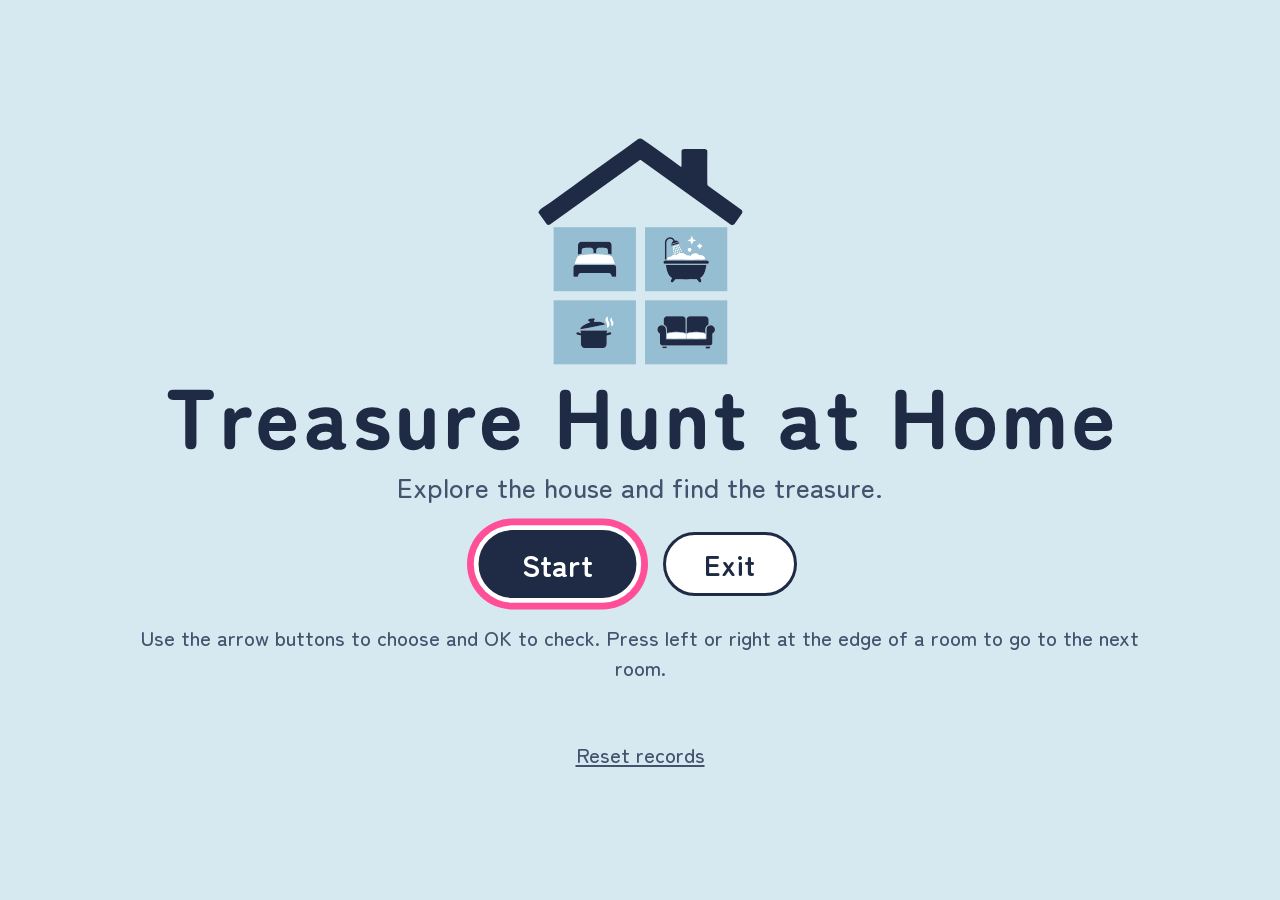
<file: ver1/web/index.html>
<!DOCTYPE html>
<html lang="en">
<head>
<meta charset="utf-8">
<meta name="viewport" content="width=device-width, initial-scale=1, user-scalable=no">
<title>Treasure Hunt at Home</title>
<link rel="stylesheet" href="css/style.css?v=55">
</head>
<body class="kbd">
<div id="stage">

  <!-- 読み込み中 -->
  <section id="loading" class="screen on">
    <p data-i18n="loading">Loading…</p>
    <div class="loadbar"><div id="loadFill"></div></div>
  </section>

  <!-- タイトル -->
  <section id="title" class="screen">
    <img class="houseImg" src="img/ui/house.svg" alt="">
    <h1 id="titleH"><img class="logo" src="img/ui/title-en.svg" alt="" data-i18n-alt="title"><span class="txt" data-i18n="title"></span></h1>
    <p class="lead" data-i18n="lead"></p>
    <div class="row">
      <button type="button" class="btn big nav" id="startBtn" data-i18n="start"></button>
      <button type="button" class="btn sub nav" id="exitBtn" data-i18n="exit"></button>
    </div>
    <p class="howto" data-i18n="howto"></p>
    <p class="records"><span id="bestTime"></span><span id="bestCount"></span></p>
    <button type="button" class="linkBtn nav" id="resetBtn" data-i18n="reset_records"></button>
  </section>

  <!-- ゲーム -->
  <section id="game" class="screen">
    <div id="roomArea"><div id="roomName"></div></div>
    <button type="button" class="arrow left" id="prevRoom" tabindex="-1" data-i18n-aria="prev_room"><i></i></button>
    <button type="button" class="arrow right" id="nextRoom" tabindex="-1" data-i18n-aria="next_room"><i></i></button>

    <div id="bar">
      <div class="rooms" id="roomBtns"></div>
      <div class="group slots"><b data-i18n="bar_items"></b><div class="grid2" id="slots"></div></div>
      <div class="group nums"><b data-i18n="bar_numbers"></b><div class="grid2" id="nums"></div></div>
      <div class="group orderBox hide" id="orderBox"><b data-i18n="bar_order"></b><div class="dots" id="dots"></div></div>
      <div class="stats">
        <div class="stat" id="timeStat"><img src="img/ui/clock.svg" alt="" data-i18n-alt="bar_time"><span id="time">0:00</span></div>
        <div class="stat" id="starStat"><img src="img/ui/sparkle.svg" alt="" data-i18n-alt="bar_stars"><span id="stars">0/8</span></div>
      </div>
      <div class="tools">
        <button type="button" class="tbtn wide nav" id="hintBtn"><img src="img/ui/bulb.svg" alt=""><span data-i18n="hint"></span></button>
        <button type="button" class="tbtn icon nav" id="soundBtn" data-i18n-aria="sound_on"><img id="soundImg" src="img/ui/sound-on.svg" alt=""></button>
        <button type="button" class="tbtn quit nav" id="quitBtn" data-i18n="quit"></button>
      </div>
    </div>
  </section>

  <!-- メッセージ -->
  <div class="overlay" id="dlg" role="dialog" aria-modal="true">
    <div class="box"><p id="dlgText"></p><div class="actions"><button type="button" class="btn big nav" id="dlgOk" data-i18n="ok"></button><button type="button" class="btn sub nav hide" id="dlgOff" data-i18n="letter_off"></button></div></div>
  </div>

  <!-- 壁に映し出された家主のメッセージ(部屋の絵の上に重ねる) -->
  <div class="overlay letterOv" id="letterDlg" role="dialog" aria-modal="true">
    <div class="projection">
      <p class="letterBody" id="letterBody"></p>
      <div class="actions"><button type="button" class="btn sub nav" id="letterOk" data-i18n="letter_close"></button><button type="button" class="btn sub nav" id="letterOff" data-i18n="letter_off"></button></div>
    </div>
  </div>

  <!-- やめる確認 -->
  <div class="overlay" id="quitDlg" role="dialog" aria-modal="true">
    <div class="box"><p data-i18n="quit_question"></p><p class="note" data-i18n="quit_note"></p>
      <div class="actions"><button type="button" class="btn sub nav" id="quitNo" data-i18n="quit_continue"></button><button type="button" class="btn big nav" id="quitYes" data-i18n="quit_to_title"></button></div></div>
  </div>

  <!-- 記録リセットの確認 -->
  <div class="overlay" id="cfmDlg" role="dialog" aria-modal="true">
    <div class="box"><p data-i18n="reset_question"></p><p class="note" data-i18n="reset_note"></p>
      <div class="actions"><button type="button" class="btn sub nav" id="cfmNo" data-i18n="reset_cancel"></button><button type="button" class="btn big nav" id="cfmYes" data-i18n="reset_delete"></button></div></div>
  </div>

  <!-- 宝箱のダイヤル -->
  <div class="overlay" id="padDlg" role="dialog" aria-modal="true">
    <div class="box" id="padBox">
      <div class="padTitle"><img src="img/ui/chest.svg" alt=""><span data-i18n="pad_title"></span></div>
      <div class="code" id="code"></div>
      <div class="padErr" id="padErr"></div>
      <div class="pad" id="pad"></div>
      <div class="actions"><button type="button" class="btn sub nav" id="padClose" data-i18n="pad_close"></button><button type="button" class="btn big nav" id="padOk" data-i18n="pad_open"></button></div>
    </div>
  </div>

  <!-- クリア -->
  <div class="overlay" id="winDlg" role="dialog" aria-modal="true">
    <div class="box" id="winBox">
      <div class="winMain">
        <div class="trophy" id="trophy"><div class="halo"></div><img id="trophyImg" src="img/ui/chest.svg" alt=""></div>
        <p class="tname" id="tName"></p>
        <p class="wsmall" id="tDesc"></p>
        <div class="results" id="results"></div>
        <p class="wsmall" id="rank"></p>
        <div class="actions"><button type="button" class="btn big nav" id="againBtn" data-i18n="win_again"></button><button type="button" class="btn sub nav" id="toTitleBtn" data-i18n="win_title"></button></div>
      </div>
      <div class="winSide">
        <p class="wsmall" id="zukanTitle"></p>
        <div class="zukan" id="zukan"></div>
        <div class="ownerBadge hide" id="ownerBadge"><img class="obJa" src="img/ui/owner-emblem-ja.svg" alt=""><div class="obEn"><img src="img/ui/owner-medal.svg" alt=""><span data-i18n="win_owner_msg"></span></div></div>
      </div>
    </div>
  </div>

</div>
<script src="js/i18n.js?v=55"></script>
<script src="js/game.js?v=55"></script>
</body>
</html>
</file>
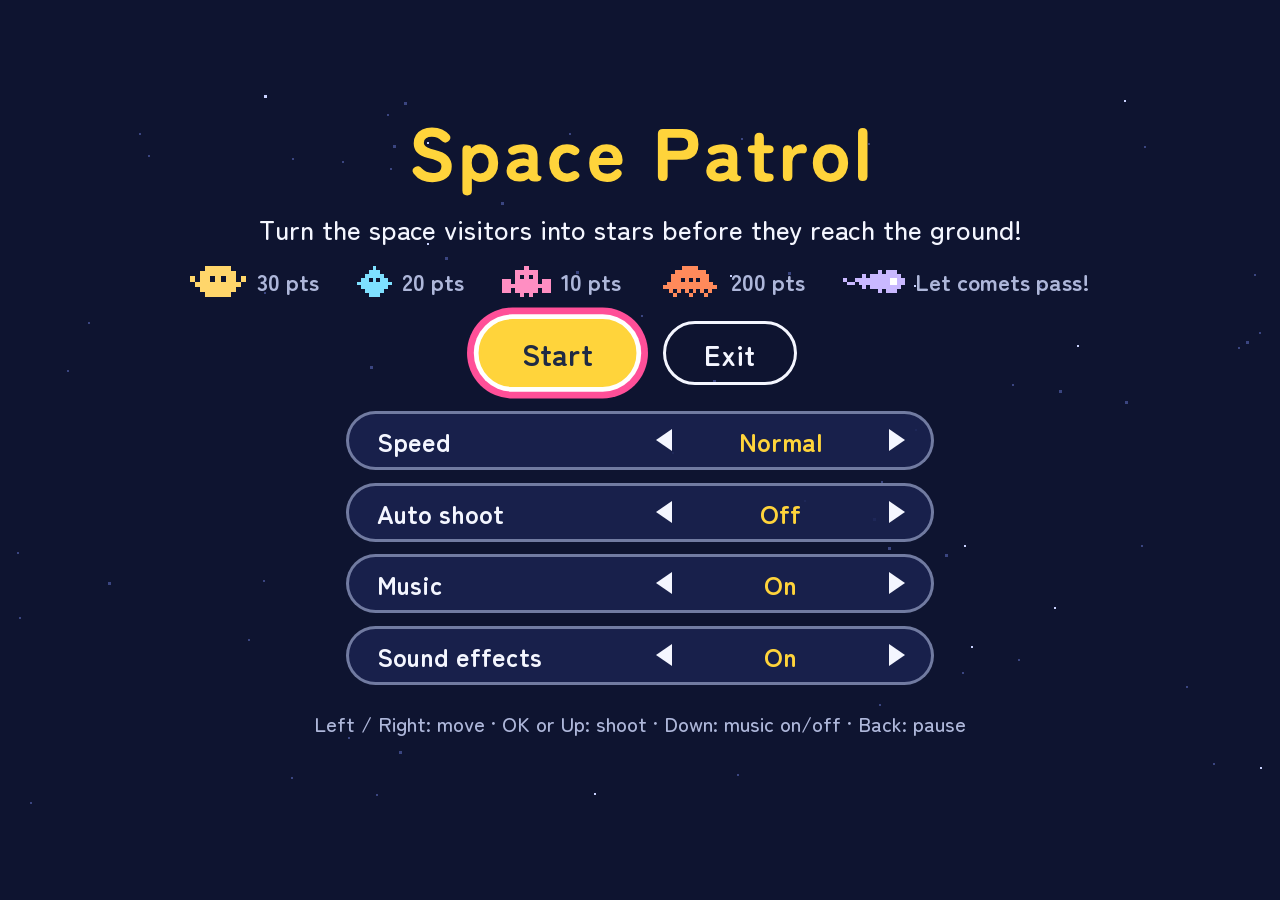
<file: ver3/web/index.html>
<!DOCTYPE html>
<html lang="en">
<head>
<meta charset="utf-8">
<meta name="viewport" content="width=device-width, initial-scale=1, user-scalable=no">
<title>Space Patrol</title>
<link rel="stylesheet" href="css/style.css?v=22">
</head>
<body class="kbd">
<div id="stage">

  <!-- 遊ぶ場所(星空・宇宙人・自分の船)。内部の解像度は 1280x720 -->
  <canvas id="field" width="1280" height="720" data-i18n-aria="field_aria"></canvas>

  <!-- 読み込み中 -->
  <section id="loading" class="screen on">
    <p data-i18n="loading">Loading…</p>
    <div class="loadbar"><div id="loadFill"></div></div>
  </section>

  <!-- タイトル -->
  <section id="title" class="screen">
    <h1 id="titleH"><img class="logo" src="" alt="" data-i18n-alt="title"><span class="txt" data-i18n="title"></span></h1>
    <p class="lead" data-i18n="lead"></p>
    <div class="points" id="points"></div>
    <div class="row">
      <button type="button" class="btn big nav" id="startBtn" data-i18n="start"></button>
      <button type="button" class="btn sub nav" id="exitBtn" data-i18n="exit"></button>
    </div>
    <div class="settings">
      <button type="button" class="choice nav" id="setLevel"><span class="cLabel" data-i18n="set_level"></span><span class="cArrow l" aria-hidden="true"></span><span class="cVal"></span><span class="cArrow r" aria-hidden="true"></span></button>
      <button type="button" class="choice nav" id="setAuto"><span class="cLabel" data-i18n="set_auto"></span><span class="cArrow l" aria-hidden="true"></span><span class="cVal"></span><span class="cArrow r" aria-hidden="true"></span></button>
      <button type="button" class="choice nav" id="setMusic"><span class="cLabel" data-i18n="set_music"></span><span class="cArrow l" aria-hidden="true"></span><span class="cVal"></span><span class="cArrow r" aria-hidden="true"></span></button>
      <button type="button" class="choice nav" id="setSound"><span class="cLabel" data-i18n="set_sound"></span><span class="cArrow l" aria-hidden="true"></span><span class="cVal"></span><span class="cArrow r" aria-hidden="true"></span></button>
    </div>
    <p class="howto" id="howto"></p>
    <p class="bestLine" id="bestLine"></p>
  </section>

  <!-- ゲーム(遊ぶ場所の上に重ねる表示) -->
  <section id="game" class="screen">
    <div id="hud">
      <div class="hItem"><span class="hLabel" data-i18n="score"></span><span class="hVal" id="scoreV"></span></div>
      <div class="hItem"><span class="hLabel" data-i18n="best"></span><span class="hVal" id="bestV"></span></div>
      <div class="hItem"><span class="hVal" id="waveV"></span></div>
      <div class="hItem"><span class="hLabel" data-i18n="lives"></span><span class="hVal" id="livesV"></span></div>
      <div class="hWarn" id="cometWarn" role="status"></div>
      <div class="hTools">
        <button type="button" class="tbtn icon" id="soundBtn" data-i18n-aria="sound_on"><img id="soundImg" src="img/ui/sound-on.svg" alt=""></button>
        <button type="button" class="tbtn wide" id="pauseBtn" data-i18n="pause"></button>
      </div>
    </div>
    <div class="banner" id="banner"><span id="bannerText"></span></div>
    <div class="toast" id="toast" role="status"><span id="toastText"></span></div>
    <!-- タッチ・マウス用の操作ボタン(タッチで操作したときだけ出す) -->
    <div id="touchBar">
      <button type="button" class="pad" id="tLeft" data-i18n-aria="move_left"><span class="tri l"></span></button>
      <button type="button" class="pad" id="tRight" data-i18n-aria="move_right"><span class="tri r"></span></button>
      <button type="button" class="pad fire" id="tFire" data-i18n="fire"></button>
    </div>
  </section>

  <!-- 一時停止 -->
  <div class="overlay" id="pauseDlg" role="dialog" aria-modal="true">
    <div class="box">
      <p class="boxTitle" data-i18n="paused"></p>
      <div class="col">
        <button type="button" class="btn big nav" id="resumeBtn" data-i18n="resume"></button>
        <button type="button" class="choice nav" id="pMusic"><span class="cLabel" data-i18n="set_music"></span><span class="cArrow l" aria-hidden="true"></span><span class="cVal"></span><span class="cArrow r" aria-hidden="true"></span></button>
        <button type="button" class="choice nav" id="pSound"><span class="cLabel" data-i18n="set_sound"></span><span class="cArrow l" aria-hidden="true"></span><span class="cVal"></span><span class="cArrow r" aria-hidden="true"></span></button>
        <div class="row">
          <button type="button" class="btn sub nav" id="restartBtn" data-i18n="restart"></button>
          <button type="button" class="btn sub nav" id="pTitleBtn" data-i18n="to_title"></button>
        </div>
      </div>
    </div>
  </div>

  <!-- ゲームオーバー -->
  <div class="overlay" id="overDlg" role="dialog" aria-modal="true">
    <div class="box">
      <p class="boxTitle" data-i18n="game_over"></p>
      <p class="overWhy" id="overWhy"></p>
      <p class="overScore" id="overScore"></p>
      <p class="newBest" id="newBest" data-i18n="new_best"></p>
      <div class="row">
        <button type="button" class="btn big nav" id="againBtn" data-i18n="again"></button>
        <button type="button" class="btn sub nav" id="oTitleBtn" data-i18n="to_title"></button>
      </div>
    </div>
  </div>

  <!-- メッセージ -->
  <div class="overlay" id="dlg" role="dialog" aria-modal="true">
    <div class="box"><p id="dlgText"></p><div class="actions"><button type="button" class="btn big nav" id="dlgOk" data-i18n="ok"></button></div></div>
  </div>

</div>
<script src="js/i18n.js?v=22"></script>
<script src="js/game.js?v=23"></script>
</body>
</html>
</file>
<file: ver1/web/css/style.css>
/* おうちの宝さがし — 画面の見た目
 * 寸法はすべて --u（ステージ幅の1%）で指定する。px は 1px の罫線だけ。
 * 古いWebViewに合わせ、inset / aspect-ratio / dvh / :focus-visible は使わない。
 */
:root {
  --u: min(1vw, 1.7778vh);  /* min() が使えない古い端末では game.js が値を入れる */
  --bg: #D6E8F0;
  --panel: #FFFFFF;
  --ink: #1F2A44;
  --muted: #45516D;
  --line: #9FB4C4;
  --room: #96BED2;
  --focus: #FF4F98;
}

/* 同梱した書体(Zen Maru Gothic、SIL OFL 1.1)。ゲームで使う文字だけに絞ったもの。作り直しは tools/make_fonts.py */
@font-face { font-family: "Zen Maru Gothic"; font-weight: 500; font-style: normal; font-display: block;
  src: url("../fonts/zenmaru-500.woff?v=55") format("woff"); }
@font-face { font-family: "Zen Maru Gothic"; font-weight: 700; font-style: normal; font-display: block;
  src: url("../fonts/zenmaru-700.woff?v=55") format("woff"); }

* { box-sizing: border-box; }
html, body {
  margin: 0; padding: 0; width: 100%; height: 100%; overflow: hidden;
  background: var(--bg); color: var(--ink);
  font-family: "Zen Maru Gothic", "Noto Sans JP", "Noto Sans", "Hiragino Sans", "Yu Gothic", "Meiryo", sans-serif;
  font-weight: 500;
  -webkit-user-select: none; user-select: none;
  touch-action: none; -webkit-tap-highlight-color: transparent;
}
button { font-family: inherit; color: inherit; margin: 0; }
img { -webkit-user-drag: none; }

/* ステージ: 16:9 を画面の中央に置く。16:9 以外の画面では周りが余白になる */
#stage {
  position: absolute; left: 50%; top: 50%;
  -webkit-transform: translate(-50%, -50%); transform: translate(-50%, -50%);
  width: calc(var(--u) * 100); height: calc(var(--u) * 56.25);
  overflow: hidden; background: var(--bg);
}

.screen { position: absolute; left: 0; top: 0; width: 100%; height: 100%; display: none; }
.screen.on { display: block; }

/* ---------- 読み込み中 ---------- */
#loading.on { display: flex; flex-direction: column; align-items: center; justify-content: center; }
#loading p { font-size: calc(var(--u) * 2.4); font-weight: 700; margin: 0 0 calc(var(--u) * 2); }
.loadbar { width: calc(var(--u) * 40); height: calc(var(--u) * 1.2); background: #fff; border: 1px solid var(--line); border-radius: calc(var(--u) * 1); overflow: hidden; }
#loadFill { width: 0; height: 100%; background: var(--ink); }

/* ---------- タイトル ---------- */
#title.on {
  display: flex; flex-direction: column; align-items: center; justify-content: center;
  padding: calc(var(--u) * 3) calc(var(--u) * 6); text-align: center;
}
.houseImg { display: block; height: calc(var(--u) * 19); width: auto; margin-bottom: calc(var(--u) * 0.6); }
#title h1 { margin: 0; font-size: calc(var(--u) * 5.6); font-weight: 700; letter-spacing: 0.04em; line-height: 1.15; }
/* タイトルは Zen Maru Gothic Black の文字を図形にした画像(言語ごと)。画像が出ないときは文字で出す */
#title h1 .logo { display: none; height: calc(var(--u) * 5); width: auto; margin: calc(var(--u) * 0.6) auto calc(var(--u) * 0.2); }
#title h1.useLogo .logo { display: block; }
#title h1.useLogo .txt { display: none; }
#title .lead { margin: calc(var(--u) * 1) 0 calc(var(--u) * 2); font-size: calc(var(--u) * 2.1); color: var(--muted); }
.row { display: flex; justify-content: center; }
.row .btn + .btn { margin-left: calc(var(--u) * 2.4); }
.howto { margin: calc(var(--u) * 2) 0 0; max-width: calc(var(--u) * 80); font-size: calc(var(--u) * 1.6); line-height: 1.5; color: var(--muted); }
.records { margin: calc(var(--u) * 1.2) 0 0; font-size: calc(var(--u) * 1.6); color: var(--muted); min-height: calc(var(--u) * 2.4); }
.records span + span { margin-left: calc(var(--u) * 2.4); }
.linkBtn {
  margin-top: calc(var(--u) * 0.6); background: none; border: none; color: var(--muted); cursor: pointer;
  font-size: calc(var(--u) * 1.6); text-decoration: underline; padding: calc(var(--u) * 0.15) calc(var(--u) * 0.5);
  border-radius: calc(var(--u) * 0.8);
}

/* ---------- ボタン共通 ---------- */
.btn {
  font-weight: 700; cursor: pointer; border-radius: calc(var(--u) * 3);
  min-height: calc(var(--u) * 5); padding: calc(var(--u) * 0.8) calc(var(--u) * 3);
  font-size: calc(var(--u) * 2.2); line-height: 1.2; white-space: nowrap;
}
.btn.big { background: var(--ink); color: #fff; border: calc(var(--u) * 0.3) solid var(--ink); }
.btn.sub { background: #fff; color: var(--ink); border: calc(var(--u) * 0.3) solid var(--ink); }

/* フォーカス(キー操作中ははっきり、タッチ・マウス操作中は控えめ) */
.nav { position: relative; outline: none; }
.nav:focus { outline: none; }
.nav.is-focus { z-index: 5; }
body.kbd .btn.is-focus, body.kbd .linkBtn.is-focus, body.kbd .roombtn.is-focus, body.kbd .tbtn.is-focus, body.kbd .key.is-focus {
  box-shadow: 0 0 0 calc(var(--u) * 0.35) #fff, 0 0 0 calc(var(--u) * 0.85) var(--focus);
  -webkit-transform: scale(1.06); transform: scale(1.06);
}
/* 記録をリセット: 地は背景色のまま、ピンクの枠を文字のすぐ外に */
body.kbd .linkBtn.is-focus { color: var(--ink); background: transparent; box-shadow: 0 0 0 calc(var(--u) * 0.35) var(--focus); }

/* ---------- ゲーム画面 ---------- */
#roomArea {
  position: absolute; left: calc(var(--u) * 16.25); top: calc(var(--u) * 0.8);
  width: calc(var(--u) * 67.5); height: calc(var(--u) * 42.2);
  border-radius: calc(var(--u) * 1.2); overflow: hidden; background: #EDEBE4;
}
.roomView { position: absolute; left: 0; top: 0; width: 100%; height: 100%; display: none; }
.roomView.on { display: block; }
.roomView > img.scene { position: absolute; left: 0; top: 0; width: 100%; height: 100%; display: block; }
#roomName {
  position: absolute; left: calc(var(--u) * 1.2); top: calc(var(--u) * 2.4); z-index: 3;
  background: rgba(255, 255, 255, 0.92); font-weight: 700; font-size: calc(var(--u) * 2);
  padding: calc(var(--u) * 0.3) calc(var(--u) * 1.4); border-radius: calc(var(--u) * 2);
}
.ov { position: absolute; pointer-events: none; opacity: 0; -webkit-transition: opacity 1.2s; transition: opacity 1.2s; }
.ov.on { opacity: 1; }
.ov.fog { background: rgba(255, 255, 255, 0.82); border-radius: calc(var(--u) * 0.3); }
.ov.dirt {
  border-radius: calc(var(--u) * 0.2);
  background: radial-gradient(ellipse at 30% 35%, rgba(150, 120, 85, 0.55), rgba(150, 120, 85, 0) 45%),
    radial-gradient(ellipse at 70% 60%, rgba(140, 112, 80, 0.5), rgba(140, 112, 80, 0) 45%),
    radial-gradient(ellipse at 55% 25%, rgba(160, 130, 95, 0.45), rgba(160, 130, 95, 0) 35%),
    rgba(185, 165, 130, 0.38);
}

/* 調べる場所: 押せる範囲は大きく(5u)、見た目の丸は小さめ */
.hs {
  position: absolute; width: calc(var(--u) * 5.2); height: calc(var(--u) * 5.2);
  margin-left: calc(var(--u) * -2.6); margin-top: calc(var(--u) * -2.6);
  background: none; border: none; padding: 0; cursor: pointer; z-index: 2;
}
.hs .ring {
  position: absolute; left: 50%; top: 50%; width: calc(var(--u) * 3.2); height: calc(var(--u) * 3.2);
  margin-left: calc(var(--u) * -1.6); margin-top: calc(var(--u) * -1.6); border-radius: 50%;
  border: calc(var(--u) * 0.4) solid #fff; background: rgba(255, 255, 255, 0.3);
  box-shadow: 0 0 0 calc(var(--u) * 0.15) rgba(31, 42, 68, 0.65);
  -webkit-transition: -webkit-transform 0.12s; transition: transform 0.12s;
}
.hs .spark {
  position: absolute; left: 50%; top: 50%; width: calc(var(--u) * 3.4); height: calc(var(--u) * 3.4);
  margin-left: calc(var(--u) * -1.7); margin-top: calc(var(--u) * -1.7); border-radius: 50%;
  -webkit-transition: -webkit-transform 0.12s; transition: transform 0.12s;
}
.hs .spark img { display: block; width: 100%; height: 100%; }
.hs.got .spark { opacity: 0.4; }
.hs .lbl {
  position: absolute; left: 50%; top: 88%; -webkit-transform: translateX(-50%); transform: translateX(-50%);
  white-space: nowrap; font-size: calc(var(--u) * 1.45); font-weight: 700; line-height: 1.25;
  background: rgba(255, 255, 255, 0.94); color: var(--ink);
  padding: calc(var(--u) * 0.15) calc(var(--u) * 0.8); border-radius: calc(var(--u) * 1.4);
}
.hs.lbl-above .lbl { top: auto; bottom: 88%; }
.hs.is-focus { z-index: 4; }
.hs.is-focus .ring {
  border-color: var(--focus); background: rgba(255, 79, 152, 0.25);
  box-shadow: 0 0 0 calc(var(--u) * 0.3) #fff;
  -webkit-transform: scale(1.3); transform: scale(1.3);
}
.hs.is-focus .spark {
  /* 星は目立たせすぎないよう、選んでも拡大しない(枠だけ出す) */
  background: rgba(255, 255, 255, 0.55); box-shadow: 0 0 0 calc(var(--u) * 0.45) var(--focus), 0 0 0 calc(var(--u) * 0.75) #fff;
}
.hs.is-focus .lbl { background: var(--focus); color: #fff; }
/* 隠し場所: 条件を満たすまでは存在しない。満たした後も、選んだときだけ〇が見える */
.hs.secret.locked { display: none; }
.hs.dim { display: none; }
.btn.hide { display: none; }   /* 暗くて見えない星 */
.hs.secret .ring { opacity: 0; }
.hs.secret.is-focus .ring { opacity: 1; }

/* 前後の部屋(タッチ・マウス用。キー操作では部屋の端で左右を押す) */
.arrow {
  position: absolute; top: calc(var(--u) * 18.4); width: calc(var(--u) * 6); height: calc(var(--u) * 6);
  border-radius: 50%; border: none; background: rgba(31, 42, 68, 0.82); cursor: pointer; padding: 0;
}
.arrow.left { left: calc(var(--u) * 7.5); }
.arrow.right { left: calc(var(--u) * 86.5); }
.arrow i { position: absolute; left: 50%; top: 50%; width: 0; height: 0; border-style: solid; }
.arrow.left i { margin: calc(var(--u) * -1.2) 0 0 calc(var(--u) * -1); border-width: calc(var(--u) * 1.2) calc(var(--u) * 1.8) calc(var(--u) * 1.2) 0; border-color: transparent #fff transparent transparent; }
.arrow.right i { margin: calc(var(--u) * -1.2) 0 0 calc(var(--u) * -0.7); border-width: calc(var(--u) * 1.2) 0 calc(var(--u) * 1.2) calc(var(--u) * 1.8); border-color: transparent transparent transparent #fff; }

/* ---------- 下のバー(外周5%の内側: x 5〜95u、y 〜53.4u) ---------- */
#bar {
  position: absolute; left: calc(var(--u) * 5); top: calc(var(--u) * 43.6);
  width: calc(var(--u) * 90); height: calc(var(--u) * 9.8);
  display: flex; justify-content: space-between; align-items: flex-start;
}
.group { display: flex; flex-direction: column; }
.group > b { font-size: calc(var(--u) * 1.35); color: var(--muted); height: calc(var(--u) * 1.8); line-height: calc(var(--u) * 1.6); white-space: nowrap; }
.grid2 { display: flex; flex-wrap: wrap; }

.rooms { width: calc(var(--u) * 19.2); display: flex; flex-wrap: wrap; justify-content: space-between; align-content: space-between; height: calc(var(--u) * 9.6); }
.roombtn {
  width: calc(var(--u) * 9.4); height: calc(var(--u) * 4.5); border: none; border-radius: calc(var(--u) * 0.7);
  background: var(--room); color: var(--ink); font-weight: 700; font-size: calc(var(--u) * 1.6); cursor: pointer; padding: 0; white-space: nowrap;
}
.roombtn.cur { background: var(--ink); color: #fff; }

.slots { width: calc(var(--u) * 8.4); }
.slot {
  width: calc(var(--u) * 3.8); height: calc(var(--u) * 3.8); margin: 0 calc(var(--u) * 0.4) calc(var(--u) * 0.4) 0;
  border: 1px dashed var(--line); border-radius: calc(var(--u) * 0.6); background: rgba(255, 255, 255, 0.5);
  display: flex; align-items: center; justify-content: center;
}
.slot.full { border: 1px solid var(--ink); background: #fff; }
.slot img { width: 82%; height: 82%; display: block; }

.nums { width: calc(var(--u) * 16); }
.badge {
  display: inline-block; color: #fff; font-weight: 700; border-radius: calc(var(--u) * 0.6);
  padding: calc(var(--u) * 0.15) calc(var(--u) * 0.6); white-space: nowrap; line-height: 1.3;
}
.nums .badge {
  width: calc(var(--u) * 7.6); height: calc(var(--u) * 3.8); line-height: calc(var(--u) * 3.8); padding: 0;
  margin: 0 calc(var(--u) * 0.4) calc(var(--u) * 0.4) 0; text-align: center; font-size: calc(var(--u) * 1.55);
}
.badge.unk { opacity: 0.4; }

.orderBox { width: calc(var(--u) * 10.4); }
.orderBox.hide .dots { visibility: hidden; }
.dots { display: flex; align-items: center; height: calc(var(--u) * 3.8); }
.dot { width: calc(var(--u) * 2.2); height: calc(var(--u) * 2.2); border-radius: 50%; margin-right: calc(var(--u) * 0.4); border: 1px solid rgba(0, 0, 0, 0.25); }

.stats { width: calc(var(--u) * 9); height: calc(var(--u) * 9.6); display: flex; flex-direction: column; justify-content: space-around; }
.stat { display: flex; align-items: center; font-size: calc(var(--u) * 1.9); font-weight: 700; white-space: nowrap; }
.stat img { width: calc(var(--u) * 2.4); height: calc(var(--u) * 2.4); margin-right: calc(var(--u) * 0.6); }

.tools { width: calc(var(--u) * 12.4); height: calc(var(--u) * 9.6); display: flex; flex-wrap: wrap; justify-content: space-between; align-content: space-between; }
.tbtn {
  height: calc(var(--u) * 4.5); border-radius: calc(var(--u) * 2.4); cursor: pointer; font-weight: 700;
  font-size: calc(var(--u) * 1.7); display: flex; align-items: center; justify-content: center; padding: 0 calc(var(--u) * 0.8); white-space: nowrap;
}
.tbtn img { width: calc(var(--u) * 2.4); height: calc(var(--u) * 2.4); }
.tbtn.wide { width: 100%; background: var(--ink); color: #fff; border: none; }
.tbtn.wide img { margin-right: calc(var(--u) * 0.6); }
.tbtn.icon { width: calc(var(--u) * 4.5); background: #fff; border: calc(var(--u) * 0.25) solid var(--ink); padding: 0; }
.tbtn.quit { width: calc(var(--u) * 7.4); background: #fff; border: calc(var(--u) * 0.25) solid var(--ink); color: var(--ink); }

/* ---------- ダイアログ(ステージの中に重ねる) ---------- */
.overlay {
  position: absolute; left: 0; top: 0; width: 100%; height: 100%; z-index: 20;
  background: rgba(15, 20, 35, 0.55); display: none; align-items: center; justify-content: center;
}
.overlay.on { display: flex; }
.box {
  background: var(--panel); color: var(--ink); border: calc(var(--u) * 0.35) solid var(--ink);
  border-radius: calc(var(--u) * 2); padding: calc(var(--u) * 2.4) calc(var(--u) * 3);
  width: calc(var(--u) * 66); max-height: calc(var(--u) * 49); font-size: calc(var(--u) * 2.05); line-height: 1.6;
}
.box p { margin: 0 0 calc(var(--u) * 1.4); }
.box .note { font-size: calc(var(--u) * 1.6); color: var(--muted); }
.actions { display: flex; justify-content: flex-end; }
.actions .btn + .btn { margin-left: calc(var(--u) * 1.8); }
.ico { height: 1.4em; width: auto; vertical-align: -0.35em; margin: 0 0.1em; }

/* 光で壁に映し出されたメッセージ */
.letterOv { background: transparent; }
.projection {
  position: absolute; left: calc(var(--u) * 16.25); top: calc(var(--u) * 0.8); width: calc(var(--u) * 67.5); height: calc(var(--u) * 42.2);
  border-radius: calc(var(--u) * 1.2); display: flex; flex-direction: column; align-items: center; justify-content: center; text-align: center;
  background: radial-gradient(ellipse at 50% 42%, rgba(92, 68, 26, 0.9), rgba(28, 20, 8, 0.95) 78%);
  box-shadow: inset 0 0 calc(var(--u) * 6) rgba(255, 210, 110, 0.35);
  color: #FFF4D2; padding: calc(var(--u) * 2) calc(var(--u) * 5);
  -webkit-animation: lightup 1.2s ease-out; animation: lightup 1.2s ease-out;
}
.letterBody { font-weight: 700; font-size: calc(var(--u) * 2.2); line-height: 1.9; margin: 0 0 calc(var(--u) * 2); text-shadow: 0 0 calc(var(--u) * 0.6) rgba(255, 200, 80, 0.9); }
.projection .actions { justify-content: center; }
.projection .btn { font-size: calc(var(--u) * 2); }
@-webkit-keyframes lightup { from { opacity: 0; } to { opacity: 1; } }
@keyframes lightup { from { opacity: 0; } to { opacity: 1; } }
/* 窓辺のシェード(下ろすとシェードを下ろした絵に切り替わり、部屋が少し暗くなる) */
.ov.shade { -webkit-transition: opacity 0.6s; transition: opacity 0.6s; }
.ov.dark { left: 0; top: 0; width: 100%; height: 100%; background: rgba(20, 24, 40, 0.38); }
.ov.glow { left: 0; top: 0; width: 100%; height: 100%; background: radial-gradient(ellipse at 76% 40%, rgba(255, 222, 130, 0.5), rgba(255, 222, 130, 0.15) 28%, rgba(255, 222, 130, 0) 52%); }

/* 宝箱のダイヤル */
#padBox { width: calc(var(--u) * 54); padding: calc(var(--u) * 2) calc(var(--u) * 3); }
.padTitle { display: flex; align-items: center; justify-content: center; font-weight: 700; margin-bottom: calc(var(--u) * 1); }
.padTitle img { height: calc(var(--u) * 3.4); width: auto; margin-right: calc(var(--u) * 1); }
.code { display: flex; justify-content: center; }
.code span {
  width: calc(var(--u) * 5); height: calc(var(--u) * 5.6); margin: 0 calc(var(--u) * 0.6);
  border: calc(var(--u) * 0.3) solid var(--ink); border-radius: calc(var(--u) * 1);
  display: flex; align-items: center; justify-content: center; font-size: calc(var(--u) * 3.2); font-weight: 700;
}
.padErr { text-align: center; color: #C0392B; font-weight: 700; font-size: calc(var(--u) * 1.7); height: calc(var(--u) * 2.8); line-height: calc(var(--u) * 2.8); }
.pad { display: flex; flex-wrap: wrap; justify-content: space-between; }
.key {
  width: 32%; height: calc(var(--u) * 4.6); margin-bottom: calc(var(--u) * 0.7); cursor: pointer;
  border: calc(var(--u) * 0.25) solid var(--ink); border-radius: calc(var(--u) * 1); background: var(--bg);
  font-weight: 700; font-size: calc(var(--u) * 2.2);
}
#padBox .actions { margin-top: calc(var(--u) * 0.6); }
.shake { -webkit-animation: shake 0.4s; animation: shake 0.4s; }
@-webkit-keyframes shake { 25% { -webkit-transform: translateX(calc(var(--u) * -1)); } 75% { -webkit-transform: translateX(calc(var(--u) * 1)); } }
@keyframes shake { 25% { transform: translateX(calc(var(--u) * -1)); } 75% { transform: translateX(calc(var(--u) * 1)); } }

/* クリア画面 */
#winBox { width: calc(var(--u) * 86); display: flex; align-items: center; padding: calc(var(--u) * 2.4) calc(var(--u) * 3); }
.winMain { width: 54%; text-align: center; padding-right: calc(var(--u) * 2.4); }
.winSide { width: 46%; text-align: center; border-left: 1px dashed var(--line); padding-left: calc(var(--u) * 2.4); }
.trophy { position: relative; width: calc(var(--u) * 11); height: calc(var(--u) * 11); margin: 0 auto calc(var(--u) * 0.6); }
.trophy img { position: relative; display: block; width: 100%; height: 100%; }
.halo {
  position: absolute; left: -30%; top: -30%; width: 160%; height: 160%; border-radius: 50%; opacity: 0;
  background: radial-gradient(circle, rgba(255, 214, 60, 0.75), rgba(255, 214, 60, 0) 65%);
  will-change: opacity;
}
.trophy.legend .halo { -webkit-animation: halo 1.6s ease-in-out infinite alternate; animation: halo 1.6s ease-in-out infinite alternate; }
@-webkit-keyframes halo { from { opacity: 0.25; } to { opacity: 0.9; } }
@keyframes halo { from { opacity: 0.25; } to { opacity: 0.9; } }
.tname { font-weight: 700; font-size: calc(var(--u) * 2.5); margin: 0 0 calc(var(--u) * 0.4); line-height: 1.3; }
.newtag { display: inline-block; background: #E8A900; color: var(--ink); border-radius: calc(var(--u) * 1); padding: 0 calc(var(--u) * 0.8); font-size: calc(var(--u) * 1.5); margin-left: calc(var(--u) * 0.6); vertical-align: middle; }
.wsmall { font-size: calc(var(--u) * 1.6); color: var(--muted); margin: 0 0 calc(var(--u) * 0.8); line-height: 1.45; }
.results { display: flex; justify-content: center; font-weight: 700; font-size: calc(var(--u) * 1.9); margin-bottom: calc(var(--u) * 0.8); }
.results span + span { margin-left: calc(var(--u) * 2); }
.winMain .actions { justify-content: center; margin-top: calc(var(--u) * 1); }
.winMain .btn { font-size: calc(var(--u) * 2); padding: calc(var(--u) * 0.8) calc(var(--u) * 2.2); }
.zukan { display: flex; justify-content: center; }
.zcol { display: flex; flex-direction: column; align-items: center; margin: 0 calc(var(--u) * 0.45); }
.zcol b { display: flex; align-items: center; font-size: calc(var(--u) * 1.35); color: var(--muted); height: calc(var(--u) * 2.4); white-space: nowrap; }
.zcol b img { width: calc(var(--u) * 1.6); height: calc(var(--u) * 1.6); margin-right: calc(var(--u) * 0.2); }
.zslot {
  width: calc(var(--u) * 5); height: calc(var(--u) * 5); margin-top: calc(var(--u) * 0.6);
  border: 1px solid var(--line); border-radius: calc(var(--u) * 0.8); background: var(--bg);
  display: flex; align-items: center; justify-content: center; font-weight: 700; color: var(--muted); font-size: calc(var(--u) * 1.8);
}
.ownerBadge { display: flex; justify-content: center; margin-top: calc(var(--u) * 1.6); }
.ownerBadge.hide { display: none; }
.ownerBadge .obJa { display: none; width: calc(var(--u) * 36); height: auto; }
.ownerBadge .obEn {
  display: flex; align-items: center; justify-content: center;
  width: calc(var(--u) * 36); box-sizing: border-box; white-space: nowrap;
  padding: calc(var(--u) * 0.5) calc(var(--u) * 1); border-radius: calc(var(--u) * 1.2);
  background: #FFFFFF; border: 1px solid #cfebb4; font-weight: 700; font-size: calc(var(--u) * 1.4); color: #42210b;
}
.ownerBadge .obEn img { width: calc(var(--u) * 3.2); height: auto; margin-right: calc(var(--u) * 1); }
html[lang="ja"] .ownerBadge .obJa { display: block; }
html[lang="ja"] .ownerBadge .obEn { display: none; }
.zslot.now { border: calc(var(--u) * 0.3) solid #E8A900; }
.zslot img { width: 80%; height: 80%; display: block; }
</file>
<file: ver3/web/css/style.css>
/* 宇宙パトロール(インベーダー型シューティング) — 画面の見た目(ver05)
 * 寸法はすべて --u（ステージ幅の1%）で指定する。px は 1px の罫線だけ。
 * 古いWebViewに合わせ、inset / aspect-ratio / dvh / :focus-visible / gap(flex) は使わない。
 * 外周5%(左右 5u、上下 2.81u)の内側に、文字と操作部品を置く。背景(星空)は端まで塗る。
 */
:root {
  --u: min(1vw, 1.7778vh);  /* min() が使えない古い端末では game.js が値を入れる */
  --bg: #0E1430;            /* 夜空の紺 */
  --bg2: #1A2350;
  --ink: #F4F6FF;           /* 文字(白に近い) */
  --muted: #AEB7DA;
  --gold: #FFD43B;          /* 決定ボタン・強調 */
  --gold-ink: #1F2A44;
  --focus: #FF4F98;         /* フォーカス枠 */
  --panel: #FFFFFF;
  --panel-ink: #1F2A44;
}

/* 同梱した書体(Zen Maru Gothic、SIL OFL 1.1)。ゲームで使う文字だけに絞ったもの。作り直しは tools/make_fonts.py */
@font-face { font-family: "Zen Maru Gothic"; font-weight: 500; font-style: normal; font-display: block;
  src: url("../fonts/zenmaru-500.woff?v=22") format("woff"); }
@font-face { font-family: "Zen Maru Gothic"; font-weight: 700; font-style: normal; font-display: block;
  src: url("../fonts/zenmaru-700.woff?v=22") format("woff"); }

* { box-sizing: border-box; }
html, body {
  margin: 0; padding: 0; width: 100%; height: 100%; overflow: hidden;
  background: var(--bg); color: var(--ink);
  font-family: "Zen Maru Gothic", "Noto Sans JP", "Noto Sans", "Hiragino Sans", "Yu Gothic", "Meiryo", sans-serif;
  font-weight: 500;
  -webkit-user-select: none; user-select: none;
  touch-action: none; -webkit-tap-highlight-color: transparent;
}
button { font-family: inherit; color: inherit; margin: 0; }
img { -webkit-user-drag: none; }

/* ステージ: 16:9 を画面の中央に置く。16:9 以外の画面では周りが余白になる */
#stage {
  position: absolute; left: 50%; top: 50%;
  -webkit-transform: translate(-50%, -50%); transform: translate(-50%, -50%);
  width: calc(var(--u) * 100); height: calc(var(--u) * 56.25);
  overflow: hidden; background: var(--bg);
}
#field {
  position: absolute; left: 0; top: 0; width: 100%; height: 100%; display: block;
  image-rendering: -webkit-optimize-contrast; image-rendering: pixelated; touch-action: none;
}

.screen { position: absolute; left: 0; top: 0; width: 100%; height: 100%; display: none; z-index: 1; }
.screen.on { display: block; }

/* ---------- 読み込み中 ---------- */
#loading { background: var(--bg); }
#loading.on { display: flex; flex-direction: column; align-items: center; justify-content: center; }
#loading p { font-size: calc(var(--u) * 2.4); font-weight: 700; margin: 0 0 calc(var(--u) * 2); }
.loadbar { width: calc(var(--u) * 40); height: calc(var(--u) * 1.2); background: var(--bg2); border: 1px solid var(--muted); border-radius: calc(var(--u) * 1); overflow: hidden; }
#loadFill { width: 0; height: 100%; background: var(--gold); }

/* ---------- タイトル ---------- */
#title.on {
  display: flex; flex-direction: column; align-items: center; justify-content: center;
  padding: calc(var(--u) * 3.2) calc(var(--u) * 6); text-align: center;
}
#title h1 { margin: 0; font-size: calc(var(--u) * 5.4); font-weight: 700; letter-spacing: 0.04em; line-height: 1.15; color: var(--gold); }
/* タイトルは Zen Maru Gothic Black の文字を図形にした画像(言語ごと)。画像が出ないときは文字で出す */
#title h1 .logo { display: none; height: calc(var(--u) * 5.6); width: auto; margin: 0 auto; }
#title h1.useLogo .logo { display: block; }
#title h1.useLogo .txt { display: none; }
#title .lead { margin: calc(var(--u) * 0.9) 0 0; font-size: calc(var(--u) * 2.1); color: var(--ink); }
.points { display: flex; justify-content: center; align-items: center; margin: calc(var(--u) * 1.3) 0 calc(var(--u) * 1.8); }
.pt { display: flex; align-items: center; font-size: calc(var(--u) * 1.8); font-weight: 700; color: var(--muted); }
.pt + .pt { margin-left: calc(var(--u) * 3); }
.pt img { height: calc(var(--u) * 2.4); width: auto; margin-right: calc(var(--u) * 0.8); image-rendering: pixelated; }
.pt img.small { height: calc(var(--u) * 1.8); }   /* 彗星は横に長いので一回り小さく(ver22) */
.row { display: flex; justify-content: center; align-items: center; }
.row .btn + .btn { margin-left: calc(var(--u) * 2.4); }
.settings { display: flex; flex-direction: column; align-items: center; margin-top: calc(var(--u) * 2); }
.settings .choice + .choice { margin-top: calc(var(--u) * 1); }
.howto { margin: calc(var(--u) * 1.8) 0 0; font-size: calc(var(--u) * 1.6); line-height: 1.5; color: var(--muted); }
.bestLine { margin: calc(var(--u) * 0.4) 0 0; font-size: calc(var(--u) * 1.6); font-weight: 700; color: var(--gold); min-height: 1.5em; }

/* ---------- ボタン共通 ---------- */
.btn {
  font-weight: 700; cursor: pointer; border-radius: calc(var(--u) * 3);
  min-height: calc(var(--u) * 5); padding: calc(var(--u) * 0.8) calc(var(--u) * 3);
  font-size: calc(var(--u) * 2.2); line-height: 1.2; white-space: nowrap;
}
.btn.big { background: var(--gold); color: var(--gold-ink); border: calc(var(--u) * 0.3) solid var(--gold); }
.btn.sub { background: transparent; color: var(--ink); border: calc(var(--u) * 0.3) solid var(--ink); }
.box .btn.sub { color: var(--panel-ink); border-color: var(--panel-ink); }

/* 「◀ 値 ▶」形式の選択部品 [UI-2]。左右キー・決定で値が変わる。タッチでは ◀ ▶ を直接押せる */
.choice {
  display: flex; align-items: center; cursor: pointer;
  width: calc(var(--u) * 46); height: calc(var(--u) * 4.6);
  padding: 0 calc(var(--u) * 0.8) 0 calc(var(--u) * 2.2);
  border-radius: calc(var(--u) * 2.4); border: calc(var(--u) * 0.25) solid rgba(174, 183, 218, 0.6);
  background: rgba(26, 35, 80, 0.85); color: var(--ink);
  font-size: calc(var(--u) * 2); font-weight: 700; white-space: nowrap;
}
.box .choice { background: #EEF1FA; color: var(--panel-ink); border-color: #9AA4C8; }
.cLabel { -webkit-box-flex: 1; flex: 1; text-align: left; }
.cVal { width: calc(var(--u) * 14); text-align: center; color: var(--gold); }
.box .cVal { color: #B4500E; }
/* 三角は文字ではなく枠線で描く(書体に無い記号を避ける) */
.cArrow { position: relative; display: block; width: calc(var(--u) * 4); height: calc(var(--u) * 4); }
.cArrow:after {
  content: ""; position: absolute; left: 50%; top: 50%; width: 0; height: 0;
  margin-top: calc(var(--u) * -0.9);
  border-top: calc(var(--u) * 0.9) solid transparent; border-bottom: calc(var(--u) * 0.9) solid transparent;
}
.cArrow.l:after { margin-left: calc(var(--u) * -0.7); border-right: calc(var(--u) * 1.3) solid currentColor; }
.cArrow.r:after { margin-left: calc(var(--u) * -0.5); border-left: calc(var(--u) * 1.3) solid currentColor; }

/* フォーカス(キー操作中ははっきり、タッチ・マウス操作中は控えめ) */
.nav { position: relative; outline: none; }
.nav:focus { outline: none; }
.nav.is-focus { z-index: 5; }
body.kbd .btn.is-focus, body.kbd .choice.is-focus {
  box-shadow: 0 0 0 calc(var(--u) * 0.35) #fff, 0 0 0 calc(var(--u) * 0.85) var(--focus);
  -webkit-transform: scale(1.06); transform: scale(1.06);
}
body.kbd .choice.is-focus { border-color: #fff; }

.hide { display: none !important; }

/* ---------- ゲーム画面の上の表示(外周5%の内側: x 5〜95u、y 2.81〜53.44u) ---------- */
#hud {
  position: absolute; left: calc(var(--u) * 5); top: calc(var(--u) * 2.9);
  width: calc(var(--u) * 90); height: calc(var(--u) * 4.6);
  display: flex; align-items: center;
}
.hItem { display: flex; align-items: baseline; margin-right: calc(var(--u) * 3.2); white-space: nowrap; }
.hLabel { font-size: calc(var(--u) * 1.6); color: var(--muted); margin-right: calc(var(--u) * 0.8); }
.hVal { font-size: calc(var(--u) * 2.3); font-weight: 700; font-variant-numeric: tabular-nums; }
/* 彗星が出ている間の「撃たないで!」(ver21)。得点などとボタンの間の空きに出す。入りきらないときは2行になる */
.hWarn { flex: 1 1 auto; min-width: 0; text-align: center; font-size: calc(var(--u) * 2.1); font-weight: 700; line-height: 1.1; word-break: keep-all; color: #C9B8FF; margin-right: calc(var(--u) * 1.6); }
.hTools { display: flex; align-items: center; margin-left: auto; }
.tbtn {
  height: calc(var(--u) * 4.6); border-radius: calc(var(--u) * 2.4); cursor: pointer; font-weight: 700;
  font-size: calc(var(--u) * 1.8); display: flex; align-items: center; justify-content: center; padding: 0 calc(var(--u) * 1.8); white-space: nowrap;
  background: rgba(255, 255, 255, 0.92); color: var(--panel-ink); border: calc(var(--u) * 0.25) solid #fff;
}
.tbtn + .tbtn { margin-left: calc(var(--u) * 1); }
.tbtn img { width: calc(var(--u) * 2.4); height: calc(var(--u) * 2.4); }
.tbtn.icon { width: calc(var(--u) * 4.6); padding: 0; }

/* ウェーブの始まり・クリアの札 */
.banner {
  position: absolute; left: 0; top: calc(var(--u) * 21); width: 100%;
  display: none; justify-content: center; pointer-events: none;
}
.banner.on { display: flex; }
.banner span {
  display: block; font-size: calc(var(--u) * 4.6); font-weight: 700; letter-spacing: 0.04em; line-height: 1.3;
  color: var(--gold); background: rgba(14, 20, 48, 0.82); border: calc(var(--u) * 0.3) solid var(--gold);
  border-radius: calc(var(--u) * 2.4); padding: calc(var(--u) * 0.8) calc(var(--u) * 4);
  will-change: transform, opacity;
}
.banner.on span { -webkit-animation: pop 0.45s ease-out; animation: pop 0.45s ease-out; }
@-webkit-keyframes pop { from { opacity: 0; -webkit-transform: scale(0.6); } to { opacity: 1; -webkit-transform: scale(1); } }
@keyframes pop { from { opacity: 0; transform: scale(0.6); } to { opacity: 1; transform: scale(1); } }

/* 短いお知らせ(「音楽: オフ」など。上の表示の空いている所に出し、宇宙人に重ならないようにする) */
.toast {
  position: absolute; left: calc(var(--u) * 44); top: calc(var(--u) * 2.9);
  width: calc(var(--u) * 30); height: calc(var(--u) * 4.6);
  display: none; align-items: center; justify-content: center; pointer-events: none; z-index: 3;
}
.toast.on { display: flex; }
.toast span {
  display: block; font-size: calc(var(--u) * 2.2); font-weight: 700; line-height: 1.3;
  color: var(--panel-ink); background: rgba(255, 255, 255, 0.92);
  border-radius: calc(var(--u) * 2); padding: calc(var(--u) * 0.6) calc(var(--u) * 2.4);
}

/* タッチ用の操作ボタン(下の外周5%の内側。キー操作中は出さない) */
#touchBar {
  position: absolute; left: calc(var(--u) * 5); top: calc(var(--u) * 47.6);
  width: calc(var(--u) * 90); height: calc(var(--u) * 5.6);
  display: flex; align-items: center; pointer-events: none;
}
body.kbd #touchBar { display: none; }
.pad {
  pointer-events: auto; cursor: pointer;
  width: calc(var(--u) * 10); height: calc(var(--u) * 5.6); border-radius: calc(var(--u) * 2.8);
  background: rgba(255, 255, 255, 0.18); border: calc(var(--u) * 0.25) solid rgba(255, 255, 255, 0.7); color: #fff;
  display: flex; align-items: center; justify-content: center;
  font-size: calc(var(--u) * 2.2); font-weight: 700; white-space: nowrap;
}
.pad + .pad { margin-left: calc(var(--u) * 2); }
.pad.fire { margin-left: auto; width: calc(var(--u) * 16); background: rgba(255, 212, 59, 0.85); color: var(--gold-ink); border-color: var(--gold); }
.pad.on { background: rgba(255, 255, 255, 0.45); }
.tri { display: block; width: 0; height: 0; border-top: calc(var(--u) * 1.3) solid transparent; border-bottom: calc(var(--u) * 1.3) solid transparent; }
.tri.l { border-right: calc(var(--u) * 2) solid #fff; }
.tri.r { border-left: calc(var(--u) * 2) solid #fff; }

/* ---------- ダイアログ(ステージの中に重ねる) ---------- */
.overlay {
  position: absolute; left: 0; top: 0; width: 100%; height: 100%; z-index: 20;
  background: rgba(6, 9, 24, 0.7); display: none; align-items: center; justify-content: center;
}
.overlay.on { display: flex; }
.box {
  background: var(--panel); color: var(--panel-ink); border: calc(var(--u) * 0.35) solid var(--gold);
  border-radius: calc(var(--u) * 2); padding: calc(var(--u) * 2.4) calc(var(--u) * 3.2);
  width: calc(var(--u) * 60); font-size: calc(var(--u) * 2.1); line-height: 1.6; text-align: center;
}
.box p { margin: 0 0 calc(var(--u) * 1.6); }
.box .boxTitle { font-size: calc(var(--u) * 3.6); font-weight: 700; line-height: 1.3; margin-bottom: calc(var(--u) * 1.8); }
.col { display: flex; flex-direction: column; align-items: center; }
.col > * + * { margin-top: calc(var(--u) * 1.6); }
.overWhy { color: #45516D; }
.overScore { font-size: calc(var(--u) * 3); font-weight: 700; }
.newBest { color: #B4500E; font-weight: 700; }
.actions { display: flex; justify-content: flex-end; }
#dlg .box { text-align: left; }
</file>
